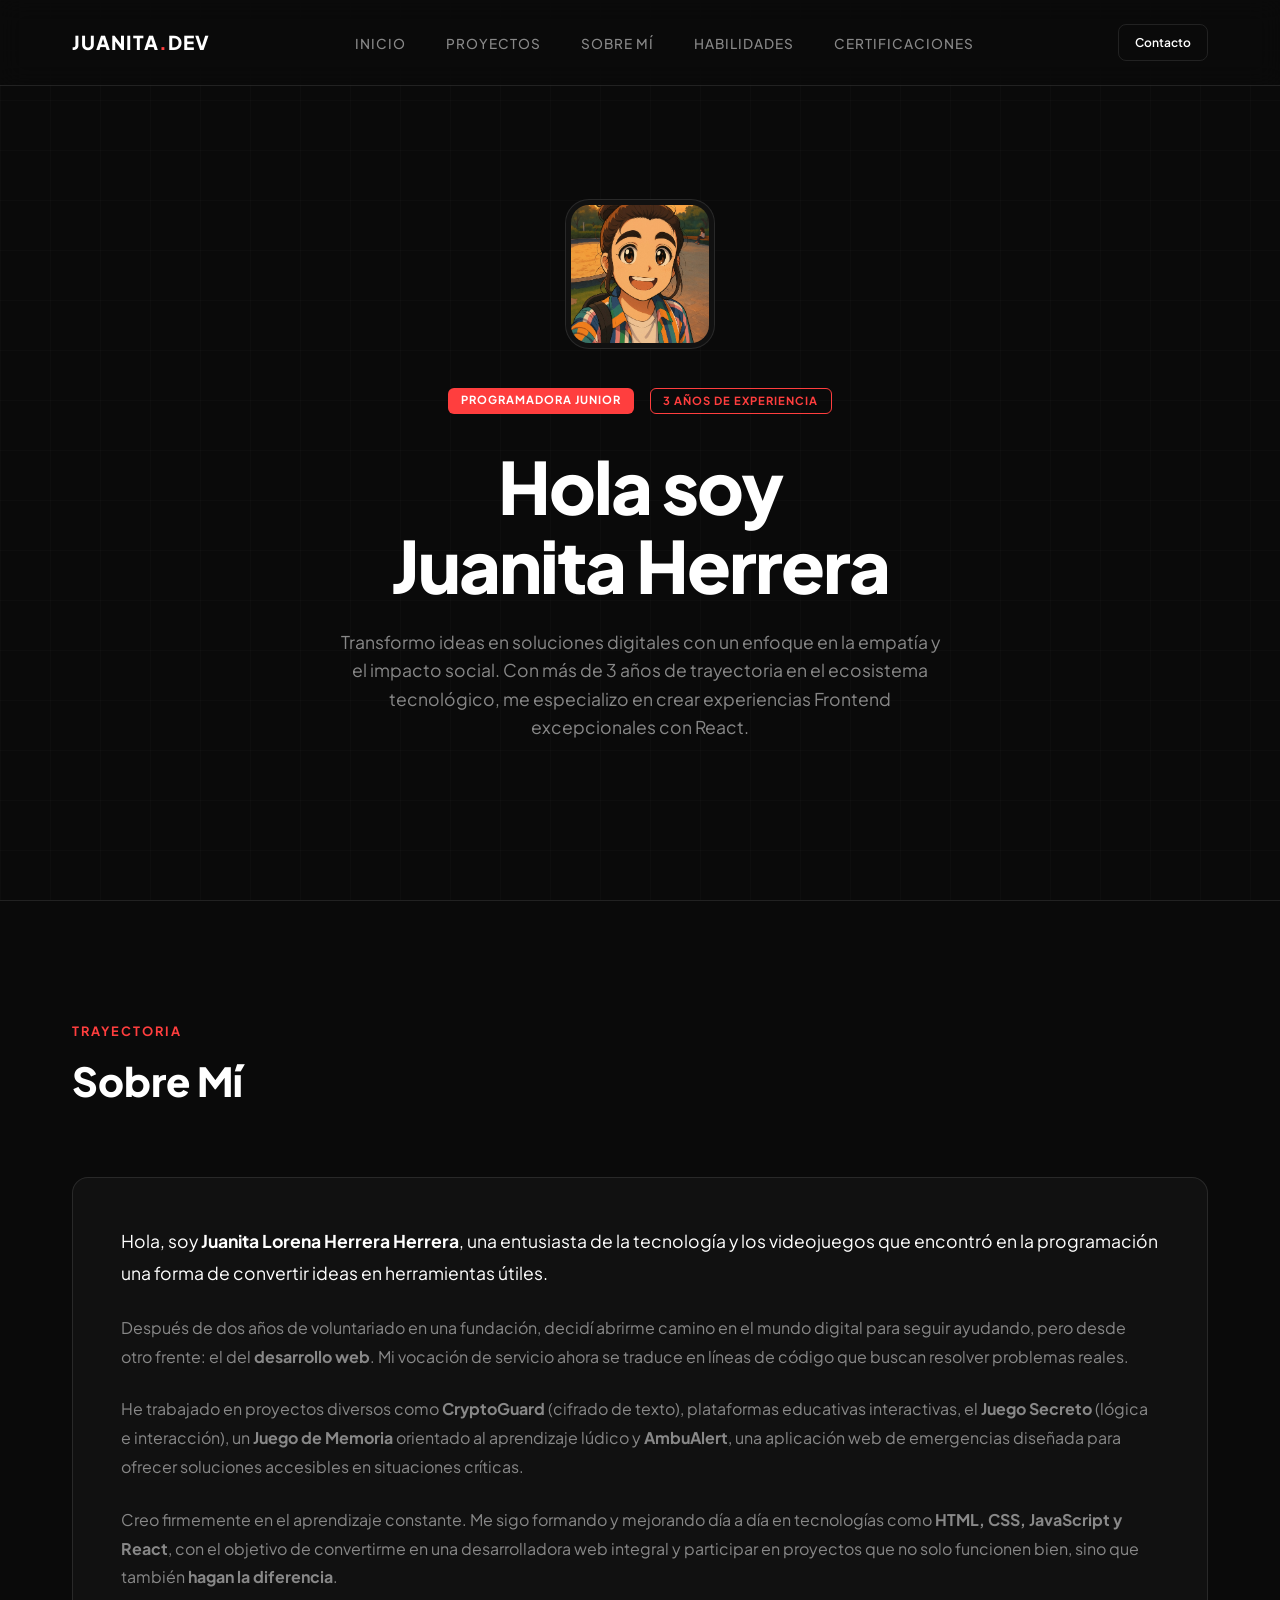
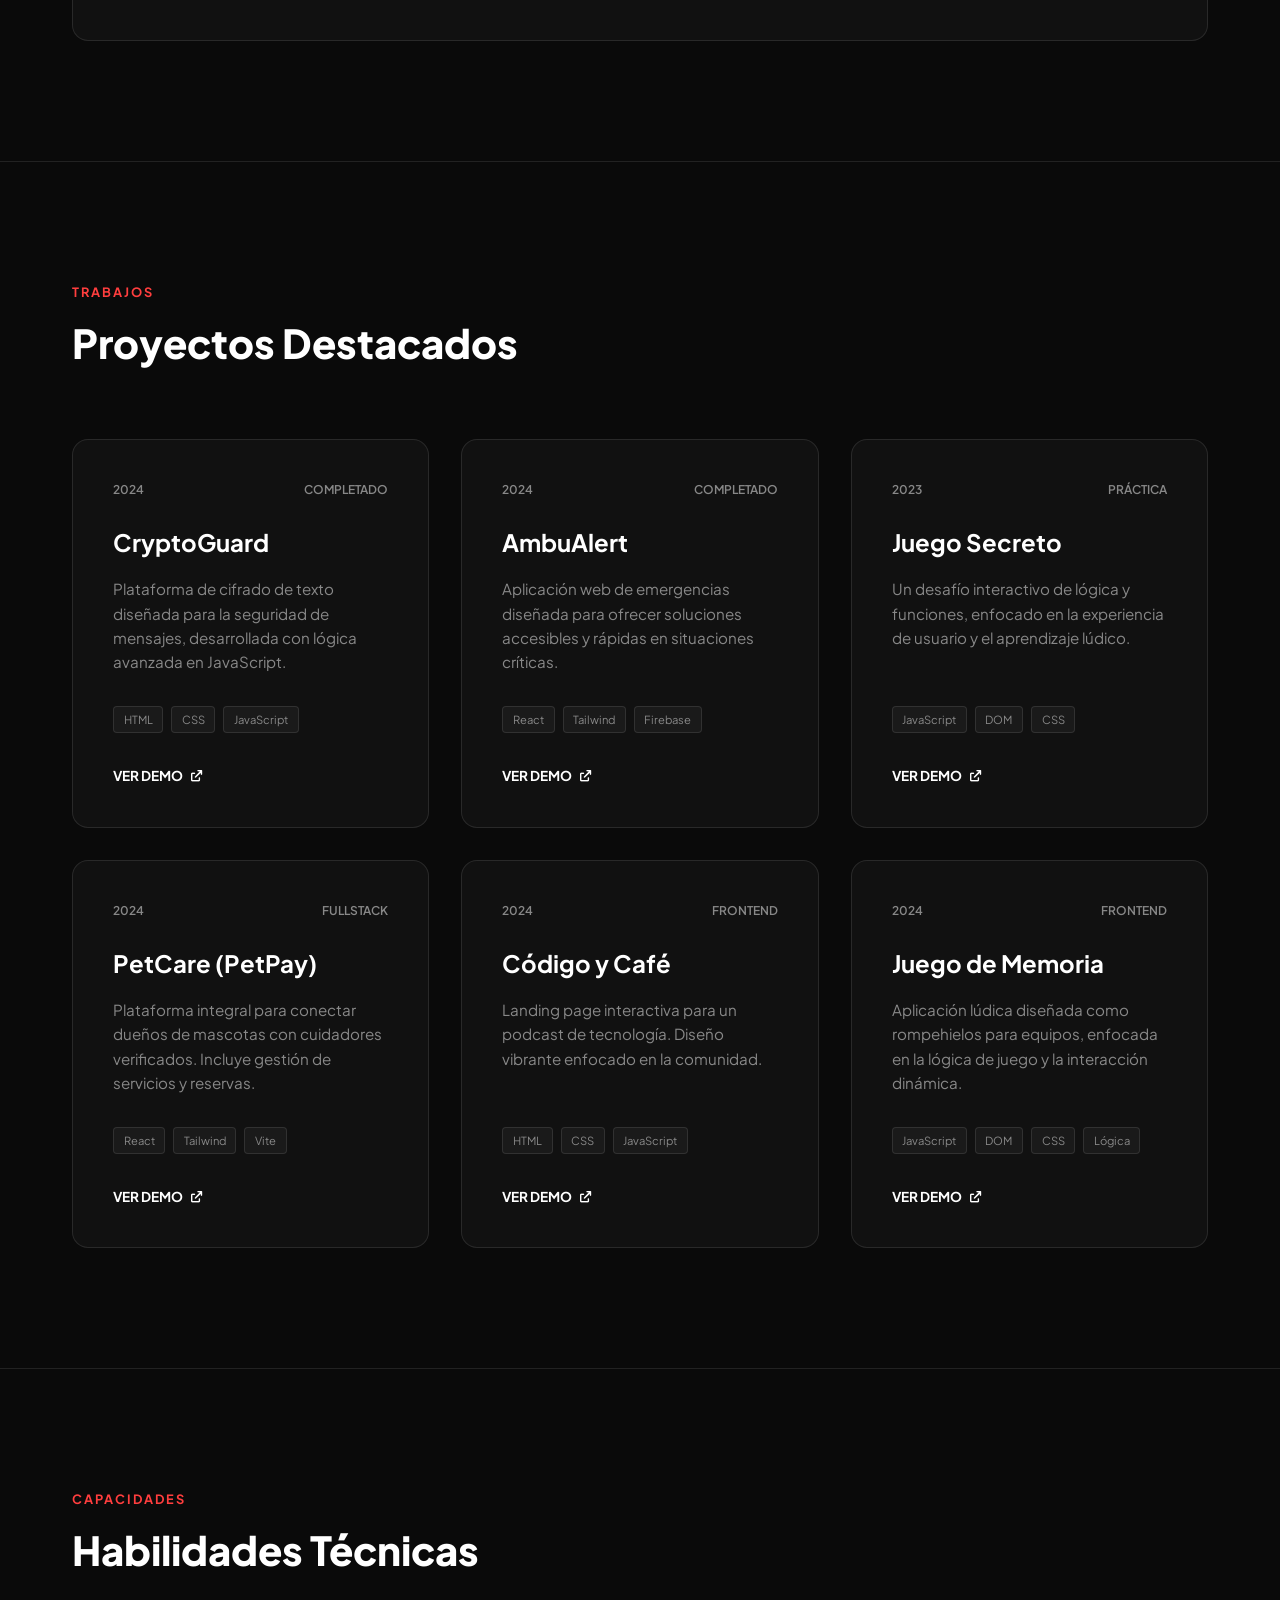
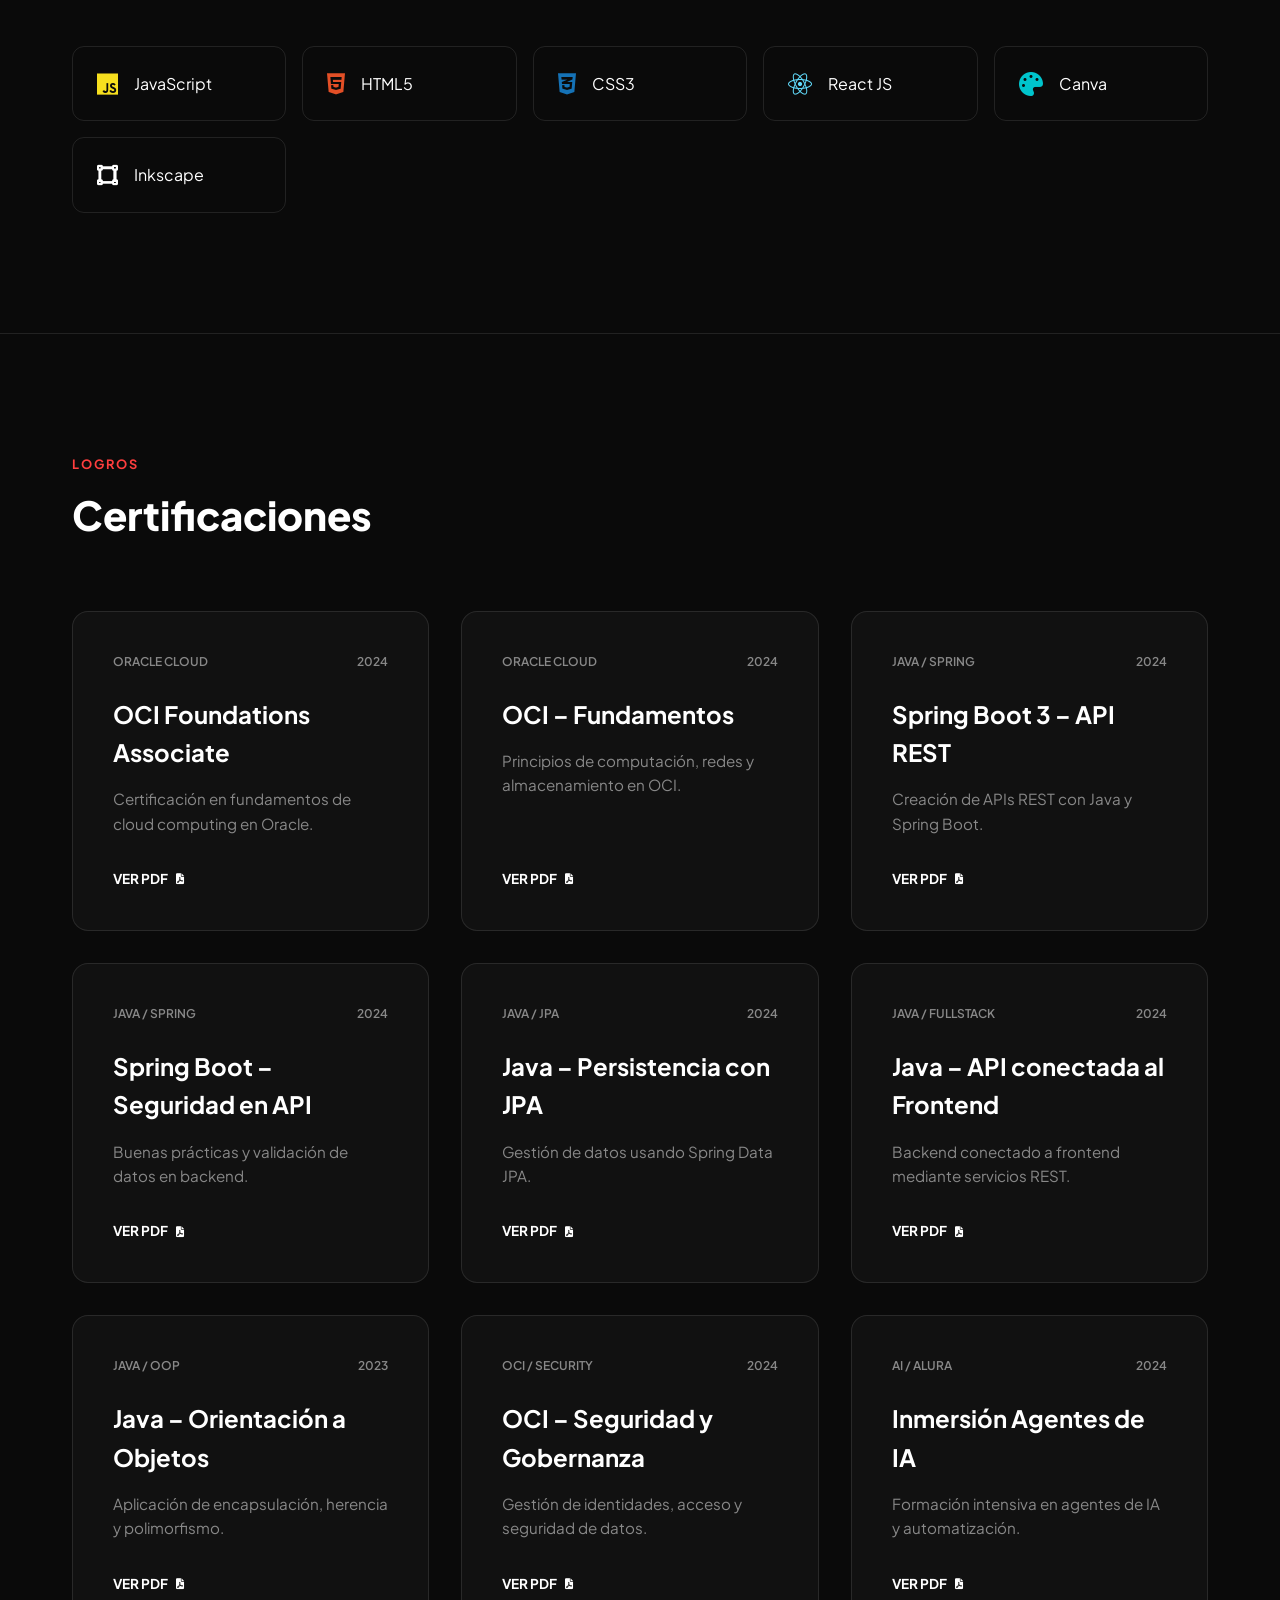
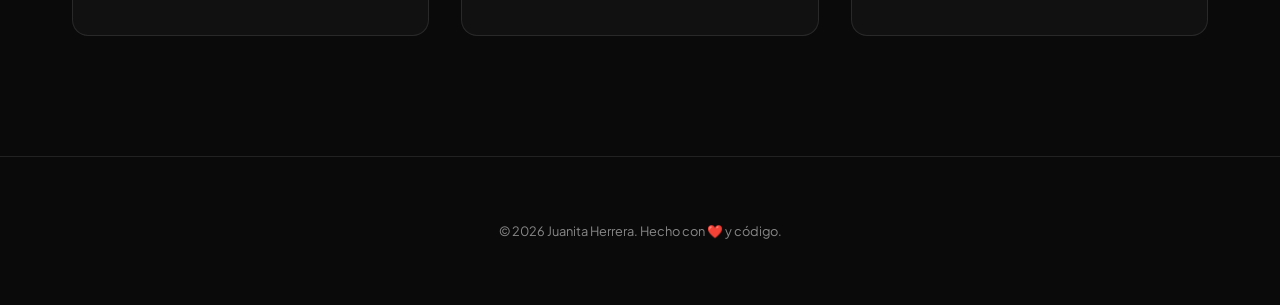
<file: index.html>
<!DOCTYPE html>
<html lang="es">

<head>
    <meta charset="UTF-8">
    <meta name="viewport" content="width=device-width, initial-scale=1.0">
    <title>Juanita Herrera | Desarrolladora Web</title>
    <link rel="stylesheet" href="https://cdnjs.cloudflare.com/ajax/libs/font-awesome/6.0.0-beta3/css/all.min.css">
    <link href="https://fonts.googleapis.com/css2?family=Plus+Jakarta+Sans:wght@300;400;500;600;700;800&display=swap" rel="stylesheet">
    <style>
        /* Estilos para el reproductor de música personalizado con Lista */
        .music-player {
            position: fixed;
            bottom: 2rem;
            right: 2rem;
            z-index: 2000;
            background: rgba(17, 17, 17, 0.9);
            backdrop-filter: blur(15px);
            border: 1px solid var(--border);
            padding: 1rem;
            border-radius: 20px;
            display: flex;
            flex-direction: column;
            gap: 1rem;
            box-shadow: 0 15px 40px rgba(0, 0, 0, 0.6);
            transition: all 0.4s cubic-bezier(0.175, 0.885, 0.32, 1.275);
            width: 300px;
        }

        .music-player:hover {
            border-color: var(--accent);
            transform: translateY(-5px);
        }

        .player-header {
            display: flex;
            align-items: center;
            gap: 1rem;
        }

        .music-controls {
            display: flex;
            align-items: center;
            gap: 0.5rem;
        }

        .music-btn {
            width: 32px;
            height: 32px;
            border-radius: 50%;
            background: transparent;
            border: 1px solid var(--border);
            color: var(--primary);
            cursor: pointer;
            display: flex;
            align-items: center;
            justify-content: center;
            transition: all 0.3s;
            font-size: 0.8rem;
        }

        .music-btn:hover {
            background: var(--border);
            border-color: var(--primary);
        }

        .music-btn.play-pause {
            width: 40px;
            height: 40px;
            background: var(--accent);
            border: none;
            color: white;
            font-size: 1rem;
        }

        .music-info {
            display: flex;
            flex-direction: column;
            overflow: hidden;
            flex-grow: 1;
        }

        .track-name {
            font-size: 0.75rem;
            color: var(--primary);
            font-weight: 700;
            white-space: nowrap;
            overflow: hidden;
            text-overflow: ellipsis;
        }

        .track-artist {
            font-size: 0.65rem;
            color: var(--secondary);
        }

        /* Lista de canciones */
        .playlist-container {
            border-top: 1px solid var(--border);
            padding-top: 0.8rem;
            max-height: 250px;
            overflow-y: auto;
        }

        .playlist-item {
            padding: 0.5rem;
            border-radius: 8px;
            cursor: pointer;
            display: flex;
            justify-content: space-between;
            align-items: center;
            transition: all 0.2s;
            font-size: 0.7rem;
            color: var(--secondary);
        }

        .playlist-item:hover {
            background: rgba(255, 255, 255, 0.05);
            color: var(--primary);
        }

        .playlist-item.active {
            background: rgba(255, 71, 71, 0.1);
            color: var(--accent);
            font-weight: 600;
        }

        .playlist-item i {
            font-size: 0.6rem;
            opacity: 0;
        }

        .playlist-item.active i {
            opacity: 1;
        }

        /* Scrollbar personalizado */
        .playlist-container::-webkit-scrollbar {
            width: 4px;
        }
        .playlist-container::-webkit-scrollbar-thumb {
            background: var(--border);
            border-radius: 10px;
        }

        .music-waves {
            display: flex;
            align-items: flex-end;
            gap: 2px;
            height: 12px;
        }

        .wave {
            width: 2px;
            background: var(--accent);
            border-radius: 2px;
            animation: wave-anim 1s ease-in-out infinite;
        }

        .wave:nth-child(2) { animation-delay: 0.2s; height: 100%; }
        .wave:nth-child(3) { animation-delay: 0.4s; height: 60%; }

        @keyframes wave-anim {
            0%, 100% { height: 4px; }
            50% { height: 12px; }
        }

        .music-player.paused .wave {
            animation-play-state: paused;
            height: 2px;
        }

        :root {
            --bg-black: #0a0a0a;
            --bg-card: #111111;
            --primary: #ffffff;
            --secondary: #888888;
            --accent: #ff3e3e;
            --border: rgba(255, 255, 255, 0.1);
            --font-main: 'Plus Jakarta Sans', sans-serif;
        }

        * {
            margin: 0;
            padding: 0;
            box-sizing: border-box;
            font-family: var(--font-main);
        }

        body {
            background-color: var(--bg-black);
            color: var(--primary);
            line-height: 1.6;
            overflow-x: hidden;
        }

        body::before {
            content: "";
            position: fixed;
            top: 0;
            left: 0;
            width: 100%;
            height: 100%;
            background-image: 
                linear-gradient(var(--border) 1px, transparent 1px),
                linear-gradient(90deg, var(--border) 1px, transparent 1px);
            background-size: 50px 50px;
            z-index: -1;
            opacity: 0.2;
        }

        .container {
            max-width: 1200px;
            margin: 0 auto;
            padding: 0 2rem;
        }

        header {
            position: fixed;
            top: 0;
            width: 100%;
            padding: 1.5rem 0;
            z-index: 1000;
            background: rgba(10, 10, 10, 0.8);
            backdrop-filter: blur(12px);
            border-bottom: 1px solid var(--border);
        }

        .nav-container {
            display: flex;
            justify-content: space-between;
            align-items: center;
        }

        .logo {
            font-size: 1.2rem;
            font-weight: 800;
            letter-spacing: 1px;
            text-transform: uppercase;
        }

        .logo span {
            color: var(--accent);
        }

        nav ul {
            display: flex;
            list-style: none;
            gap: 2.5rem;
        }

        nav a {
            text-decoration: none;
            color: var(--secondary);
            font-weight: 500;
            font-size: 0.85rem;
            text-transform: uppercase;
            letter-spacing: 1px;
            transition: color 0.3s;
        }

        nav a:hover {
            color: var(--primary);
        }

        .hero {
            height: 100vh;
            display: flex;
            flex-direction: column;
            justify-content: center;
            align-items: center;
            text-align: center;
            padding-top: 80px;
        }

        .profile-container {
            position: relative;
            margin-bottom: 2rem;
        }

        .profile-img {
            width: 150px;
            height: 150px;
            border-radius: 24px;
            object-fit: cover;
            border: 1px solid var(--border);
            padding: 5px;
            background: var(--bg-card);
        }

        .dev-tag {
            background: var(--accent);
            color: white;
            padding: 0.2rem 0.8rem;
            border-radius: 6px;
            font-size: 0.7rem;
            font-weight: 700;
            text-transform: uppercase;
            letter-spacing: 1px;
            margin-bottom: 1rem;
            display: inline-block;
        }

        .hero h1 {
            font-size: 4.5rem;
            font-weight: 800;
            line-height: 1.1;
            margin-bottom: 1.5rem;
            letter-spacing: -2px;
        }

        .hero p {
            color: var(--secondary);
            max-width: 600px;
            font-size: 1.1rem;
            margin-bottom: 2.5rem;
        }

        .cta-group {
            display: flex;
            gap: 1rem;
        }

        .btn {
            padding: 0.8rem 2rem;
            border-radius: 8px;
            font-weight: 600;
            text-decoration: none;
            font-size: 0.9rem;
            transition: all 0.3s;
            display: flex;
            align-items: center;
            gap: 0.5rem;
        }

        .btn-primary {
            background: var(--primary);
            color: var(--bg-black);
        }

        .btn-primary:hover {
            background: #e0e0e0;
            transform: translateY(-2px);
        }

        .btn-outline {
            border: 1px solid var(--border);
            color: var(--primary);
        }

        .btn-outline:hover {
            background: var(--border);
            transform: translateY(-2px);
        }

        .section {
            padding: 120px 0;
            border-top: 1px solid var(--border);
        }

        .section-header {
            margin-bottom: 4rem;
        }

        .section-tag {
            color: var(--accent);
            font-size: 0.8rem;
            font-weight: 700;
            text-transform: uppercase;
            letter-spacing: 2px;
            margin-bottom: 0.5rem;
            display: block;
        }

        .section-title {
            font-size: 2.5rem;
            font-weight: 800;
        }

        .projects-grid {
            display: grid;
            grid-template-columns: repeat(auto-fit, minmax(350px, 1fr));
            gap: 2rem;
        }

        .project-card {
            background: var(--bg-card);
            padding: 2.5rem;
            border: 1px solid var(--border);
            border-radius: 16px;
            transition: all 0.3s ease;
            display: flex;
            flex-direction: column;
            height: 100%;
        }

        .project-card:hover {
            border-color: var(--accent);
            transform: translateY(-5px);
            background: #161616;
        }

        .project-meta {
            display: flex;
            justify-content: space-between;
            color: var(--secondary);
            font-size: 0.75rem;
            font-weight: 600;
            text-transform: uppercase;
            margin-bottom: 1.5rem;
        }

        .project-title {
            font-size: 1.5rem;
            font-weight: 700;
            margin-bottom: 1rem;
        }

        .project-desc {
            color: var(--secondary);
            font-size: 0.95rem;
            margin-bottom: 2rem;
            flex-grow: 1;
        }

        .project-tags {
            display: flex;
            gap: 0.5rem;
            margin-bottom: 2rem;
            flex-wrap: wrap;
        }

        .tag {
            font-size: 0.7rem;
            padding: 0.2rem 0.6rem;
            background: #1a1a1a;
            border: 1px solid var(--border);
            border-radius: 4px;
            color: var(--secondary);
        }

        .project-link {
            color: var(--primary);
            text-decoration: none;
            font-weight: 700;
            font-size: 0.85rem;
            display: flex;
            align-items: center;
            gap: 0.5rem;
        }

        .project-link i {
            font-size: 0.7rem;
            transition: transform 0.3s;
        }

        .project-link:hover i {
            transform: translate(3px, -3px);
        }

        .skills-list {
            display: grid;
            grid-template-columns: repeat(auto-fill, minmax(200px, 1fr));
            gap: 1rem;
        }

        .skill-item {
            padding: 1.5rem;
            border: 1px solid var(--border);
            border-radius: 12px;
            display: flex;
            align-items: center;
            gap: 1rem;
            transition: all 0.3s;
        }

        .skill-item:hover {
            border-color: var(--primary);
            background: var(--bg-card);
        }

        .skill-item i {
            font-size: 1.5rem;
        }

        footer {
            padding: 4rem 0;
            text-align: center;
            border-top: 1px solid var(--border);
            color: var(--secondary);
            font-size: 0.8rem;
        }

        @media (max-width: 768px) {
            nav ul { display: none; }
            .hero h1 { font-size: 2.5rem; }
            .projects-grid { grid-template-columns: 1fr; }
        }
    </style>
</head>

<body>
    <header>
        <div class="container nav-container">
            <div class="logo">Juanita<span>.</span>Dev</div>
            <nav>
                <ul>
                    <li><a href="#inicio">Inicio</a></li>
                    <li><a href="#proyectos">Proyectos</a></li>
                    <li><a href="#sobre-mi">Sobre mí</a></li>
                    <li><a href="#skills">Habilidades</a></li>
                    <li><a href="#certificaciones">Certificaciones</a></li>
                </ul>
            </nav>
            <a href="mailto:juanitaherrera846@gmail.com" class="btn btn-outline" style="padding: 0.5rem 1rem; font-size: 0.75rem;">Contacto</a>
        </div>
    </header>

    <section id="inicio" class="hero">
        <div class="container">
            <div class="profile-container">
                <img src="JH LOGO.jpg" alt="Juanita Herrera" class="profile-img">
            </div>
            <div style="display: flex; gap: 1rem; justify-content: center; margin-bottom: 1rem;">
                <span class="dev-tag">Programadora Junior</span>
                <span class="dev-tag" style="background: transparent; border: 1px solid var(--accent); color: var(--accent);">3 Años de Experiencia</span>
            </div>
            <h1>Hola soy<br>Juanita Herrera</h1>
            <p>Transformo ideas en soluciones digitales con un enfoque en la empatía y el impacto social. Con más de 3 años de trayectoria en el ecosistema tecnológico, me especializo en crear experiencias Frontend excepcionales con React.</p>
        </div>
    </section>

    <section id="sobre-mi" class="section">
        <div class="container">
            <div class="section-header">
                <span class="section-tag">Trayectoria</span>
                <h2 class="section-title">Sobre Mí</h2>
            </div>
            <div class="glass-card" style="padding: 3rem; line-height: 1.8; background: var(--bg-card); border: 1px solid var(--border); border-radius: 16px;">
                <p style="margin-bottom: 1.5rem; font-size: 1.1rem;">
                    Hola, soy <strong>Juanita Lorena Herrera Herrera</strong>, una entusiasta de la tecnología y los videojuegos que encontró en la programación una forma de convertir ideas en herramientas útiles.
                </p>
                <p style="margin-bottom: 1.5rem; color: var(--secondary);">
                    Después de dos años de voluntariado en una fundación, decidí abrirme camino en el mundo digital para seguir ayudando, pero desde otro frente: el del <strong>desarrollo web</strong>. Mi vocación de servicio ahora se traduce en líneas de código que buscan resolver problemas reales.
                </p>
                <p style="margin-bottom: 1.5rem; color: var(--secondary);">
                    He trabajado en proyectos diversos como <strong>CryptoGuard</strong> (cifrado de texto), plataformas educativas interactivas, el <strong>Juego Secreto</strong> (lógica e interacción), un <strong>Juego de Memoria</strong> orientado al aprendizaje lúdico y <strong>AmbuAlert</strong>, una aplicación web de emergencias diseñada para ofrecer soluciones accesibles en situaciones críticas.
                </p>
                <p style="color: var(--secondary);">
                    Creo firmemente en el aprendizaje constante. Me sigo formando y mejorando día a día en tecnologías como <strong>HTML, CSS, JavaScript y React</strong>, con el objetivo de convertirme en una desarrolladora web integral y participar en proyectos que no solo funcionen bien, sino que también <strong>hagan la diferencia</strong>.
                </p>
            </div>
        </div>
    </section>

    <section id="proyectos" class="section">
        <div class="container">
            <div class="section-header">
                <span class="section-tag">Trabajos</span>
                <h2 class="section-title">Proyectos Destacados</h2>
            </div>
            <div class="projects-grid">
                <!-- Proyecto 1 -->
                <div class="project-card">
                    <div class="project-meta"><span>2024</span><span>Completado</span></div>
                    <h3 class="project-title">CryptoGuard</h3>
                    <p class="project-desc">Plataforma de cifrado de texto diseñada para la seguridad de mensajes, desarrollada con lógica avanzada en JavaScript.</p>
                    <div class="project-tags">
                        <span class="tag">HTML</span><span class="tag">CSS</span><span class="tag">JavaScript</span>
                    </div>
                    <a href="https://crypto-guard-main.vercel.app/" target="_blank" class="project-link">VER DEMO <i class="fas fa-arrow-up-right-from-square"></i></a>
                </div>

                <!-- Proyecto 2 -->
                <div class="project-card">
                    <div class="project-meta"><span>2024</span><span>Completado</span></div>
                    <h3 class="project-title">AmbuAlert</h3>
                    <p class="project-desc">Aplicación web de emergencias diseñada para ofrecer soluciones accesibles y rápidas en situaciones críticas.</p>
                    <div class="project-tags">
                        <span class="tag">React</span><span class="tag">Tailwind</span><span class="tag">Firebase</span>
                    </div>
                    <a href="https://ambualert.vercel.app/" target="_blank" class="project-link">VER DEMO <i class="fas fa-arrow-up-right-from-square"></i></a>
                </div>

                <!-- Proyecto 3 -->
                <div class="project-card">
                    <div class="project-meta"><span>2023</span><span>Práctica</span></div>
                    <h3 class="project-title">Juego Secreto</h3>
                    <p class="project-desc">Un desafío interactivo de lógica y funciones, enfocado en la experiencia de usuario y el aprendizaje lúdico.</p>
                    <div class="project-tags">
                        <span class="tag">JavaScript</span><span class="tag">DOM</span><span class="tag">CSS</span>
                    </div>
                    <a href="https://juego-secreto-ia.vercel.app/" target="_blank" class="project-link">VER DEMO <i class="fas fa-arrow-up-right-from-square"></i></a>
                </div>

                <!-- Proyecto 4: PetCare -->
                <div class="project-card">
                    <div class="project-meta"><span>2024</span><span>Fullstack</span></div>
                    <h3 class="project-title">PetCare (PetPay)</h3>
                    <p class="project-desc">Plataforma integral para conectar dueños de mascotas con cuidadores verificados. Incluye gestión de servicios y reservas.</p>
                    <div class="project-tags">
                        <span class="tag">React</span><span class="tag">Tailwind</span><span class="tag">Vite</span>
                    </div>
                    <a href="https://frontend-pet-pay.vercel.app/" target="_blank" class="project-link">VER DEMO <i class="fas fa-arrow-up-right-from-square"></i></a>
                </div>

                <!-- Proyecto 5: Podcast -->
                <div class="project-card">
                    <div class="project-meta"><span>2024</span><span>Frontend</span></div>
                    <h3 class="project-title">Código y Café</h3>
                    <p class="project-desc">Landing page interactiva para un podcast de tecnología. Diseño vibrante enfocado en la comunidad.</p>
                    <div class="project-tags">
                        <span class="tag">HTML</span><span class="tag">CSS</span><span class="tag">JavaScript</span>
                    </div>
                    <a href="https://podcast-three-blush.vercel.app/" target="_blank" class="project-link">VER DEMO <i class="fas fa-arrow-up-right-from-square"></i></a>
                </div>

                <!-- Proyecto 6: Juego de Memoria -->
                <div class="project-card">
                    <div class="project-meta"><span>2024</span><span>Frontend</span></div>
                    <h3 class="project-title">Juego de Memoria</h3>
                    <p class="project-desc">Aplicación lúdica diseñada como rompehielos para equipos, enfocada en la lógica de juego y la interacción dinámica.</p>
                    <div class="project-tags">
                        <span class="tag">JavaScript</span><span class="tag">DOM</span><span class="tag">CSS</span><span class="tag">Lógica</span>
                    </div>
                    <a href="https://juego-de-memoria-theta.vercel.app/" target="_blank" class="project-link">VER DEMO <i class="fas fa-arrow-up-right-from-square"></i></a>
                </div>
            </div>
        </div>
    </section>

    <section id="skills" class="section">
        <div class="container">
            <div class="section-header">
                <span class="section-tag">Capacidades</span>
                <h2 class="section-title">Habilidades Técnicas</h2>
            </div>
            <div class="skills-list">
                <div class="skill-item"><i class="fab fa-js" style="color: #f7df1e;"></i> <span>JavaScript</span></div>
                <div class="skill-item"><i class="fab fa-html5" style="color: #e34f26;"></i> <span>HTML5</span></div>
                <div class="skill-item"><i class="fab fa-css3-alt" style="color: #1572b6;"></i> <span>CSS3</span></div>
                <div class="skill-item"><i class="fab fa-react" style="color: #61dafb;"></i> <span>React JS</span></div>
                <div class="skill-item"><i class="fas fa-palette" style="color: #00c4cc;"></i> <span>Canva</span></div>
                <div class="skill-item"><i class="fas fa-vector-square" style="color: #ffffff;"></i> <span>Inkscape</span></div>
            </div>
        </div>
    </section>

    <section id="certificaciones" class="section">
        <div class="container">
            <div class="section-header">
                <span class="section-tag">Logros</span>
                <h2 class="section-title">Certificaciones</h2>
            </div>
            <div class="projects-grid">
                <div class="project-card">
                    <div class="project-meta"><span>Oracle Cloud</span><span>2024</span></div>
                    <h3 class="project-title">OCI Foundations Associate</h3>
                    <p class="project-desc">Certificación en fundamentos de cloud computing en Oracle.</p>
                    <a href="oracle-cloud-foundations.pdf" target="_blank" class="project-link">VER PDF <i class="fas fa-file-pdf"></i></a>
                </div>
                <div class="project-card">
                    <div class="project-meta"><span>Oracle Cloud</span><span>2024</span></div>
                    <h3 class="project-title">OCI – Fundamentos</h3>
                    <p class="project-desc">Principios de computación, redes y almacenamiento en OCI.</p>
                    <a href="oracle-cloud-fundamentos.pdf" target="_blank" class="project-link">VER PDF <i class="fas fa-file-pdf"></i></a>
                </div>
                <div class="project-card">
                    <div class="project-meta"><span>Java / Spring</span><span>2024</span></div>
                    <h3 class="project-title">Spring Boot 3 – API REST</h3>
                    <p class="project-desc">Creación de APIs REST con Java y Spring Boot.</p>
                    <a href="springboot-api-rest.pdf" target="_blank" class="project-link">VER PDF <i class="fas fa-file-pdf"></i></a>
                </div>
                <div class="project-card">
                    <div class="project-meta"><span>Java / Spring</span><span>2024</span></div>
                    <h3 class="project-title">Spring Boot – Seguridad en API</h3>
                    <p class="project-desc">Buenas prácticas y validación de datos en backend.</p>
                    <a href="springboot-seguridad-api.pdf" target="_blank" class="project-link">VER PDF <i class="fas fa-file-pdf"></i></a>
                </div>
                <div class="project-card">
                    <div class="project-meta"><span>Java / JPA</span><span>2024</span></div>
                    <h3 class="project-title">Java – Persistencia con JPA</h3>
                    <p class="project-desc">Gestión de datos usando Spring Data JPA.</p>
                    <a href="java-jpa-persistencia.pdf" target="_blank" class="project-link">VER PDF <i class="fas fa-file-pdf"></i></a>
                </div>
                <div class="project-card">
                    <div class="project-meta"><span>Java / Fullstack</span><span>2024</span></div>
                    <h3 class="project-title">Java – API conectada al Frontend</h3>
                    <p class="project-desc">Backend conectado a frontend mediante servicios REST.</p>
                    <a href="java-api-frontend.pdf" target="_blank" class="project-link">VER PDF <i class="fas fa-file-pdf"></i></a>
                </div>
                <div class="project-card">
                    <div class="project-meta"><span>Java / OOP</span><span>2023</span></div>
                    <h3 class="project-title">Java – Orientación a Objetos</h3>
                    <p class="project-desc">Aplicación de encapsulación, herencia y polimorfismo.</p>
                    <a href="java-orientacion-objetos.pdf" target="_blank" class="project-link">VER PDF <i class="fas fa-file-pdf"></i></a>
                </div>
                <div class="project-card">
                    <div class="project-meta"><span>OCI / Security</span><span>2024</span></div>
                    <h3 class="project-title">OCI – Seguridad y Gobernanza</h3>
                    <p class="project-desc">Gestión de identidades, acceso y seguridad de datos.</p>
                    <a href="oracle-cloud-seguridad.pdf" target="_blank" class="project-link">VER PDF <i class="fas fa-file-pdf"></i></a>
                </div>
                <div class="project-card">
                    <div class="project-meta"><span>AI / Alura</span><span>2024</span></div>
                    <h3 class="project-title">Inmersión Agentes de IA</h3>
                    <p class="project-desc">Formación intensiva en agentes de IA y automatización.</p>
                    <a href="certificado-inmersion-ia.pdf" target="_blank" class="project-link">VER PDF <i class="fas fa-file-pdf"></i></a>
                </div>
            </div>
        </div>
    </section>



    <footer>
        <div class="container">
            <p>&copy; 2026 Juanita Herrera. Hecho con ❤️ y código.</p>
        </div>
    </footer>
</body>
</html>
</file>
